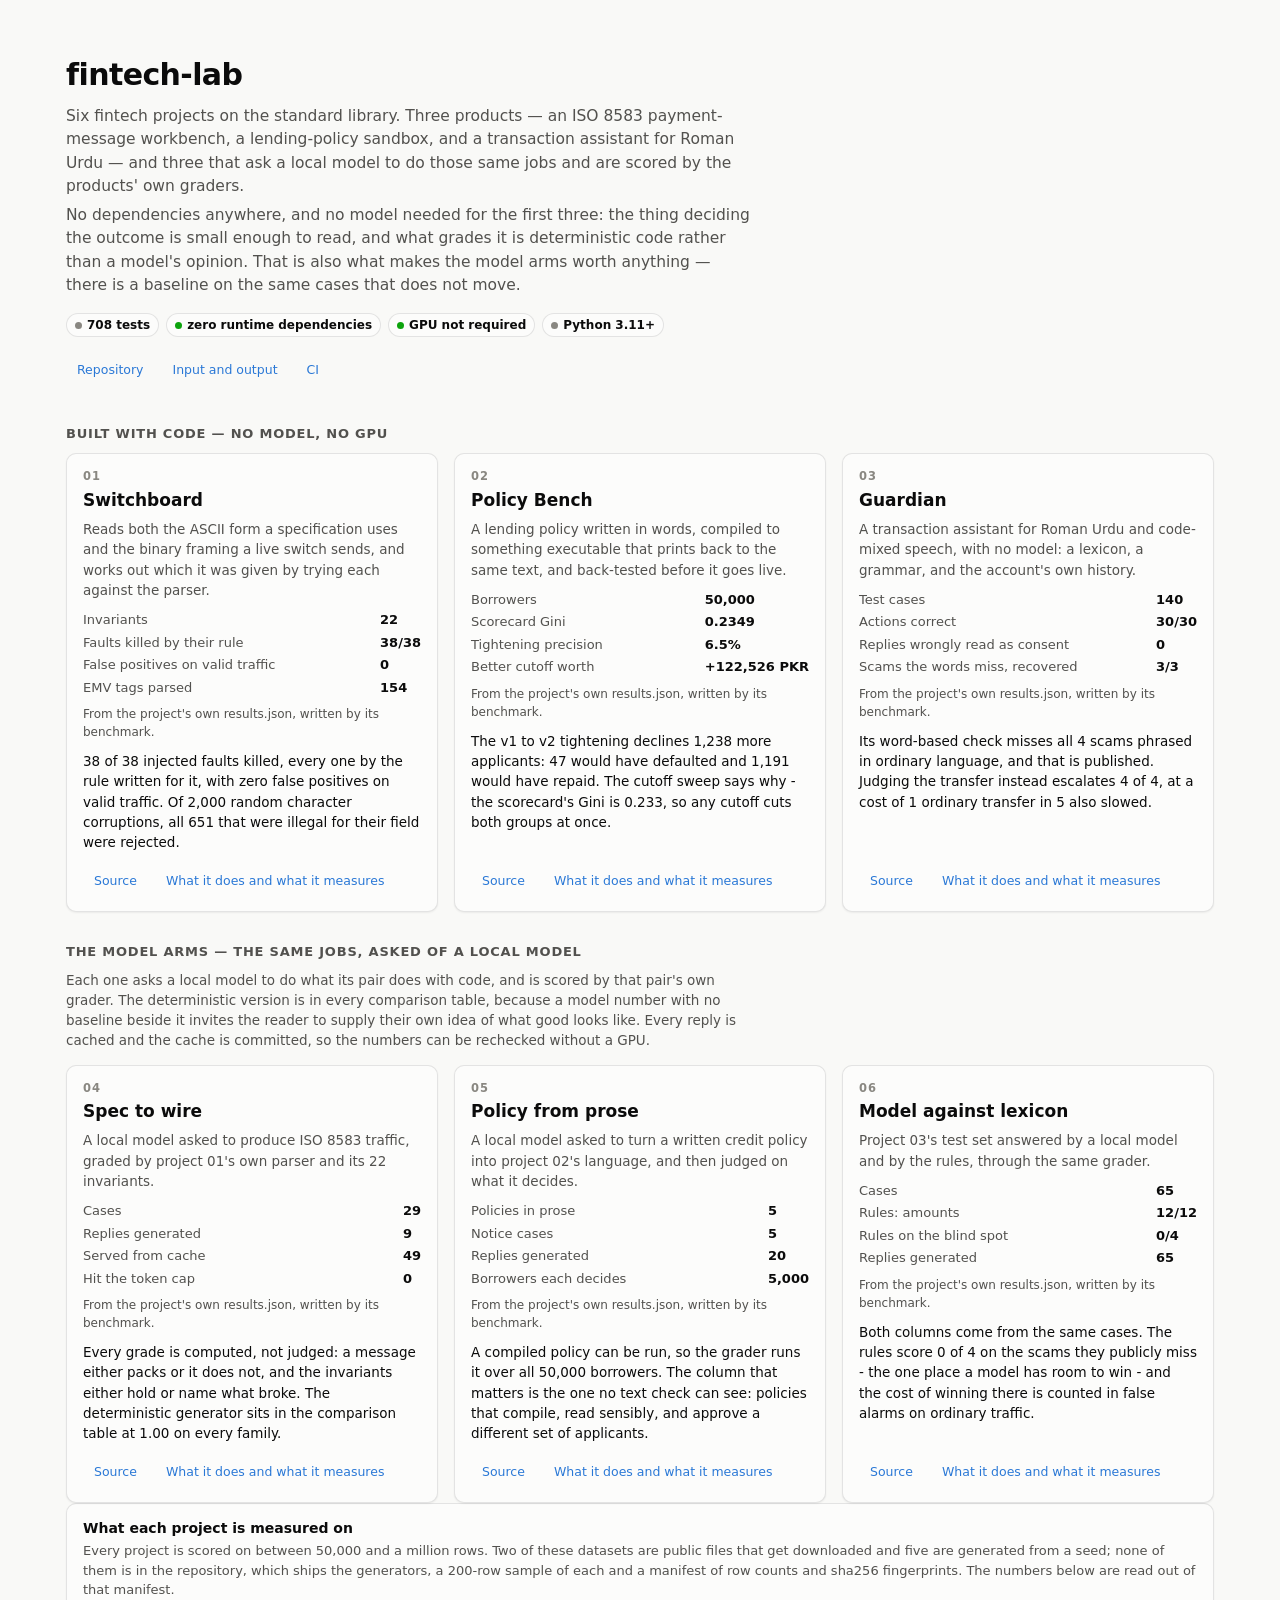
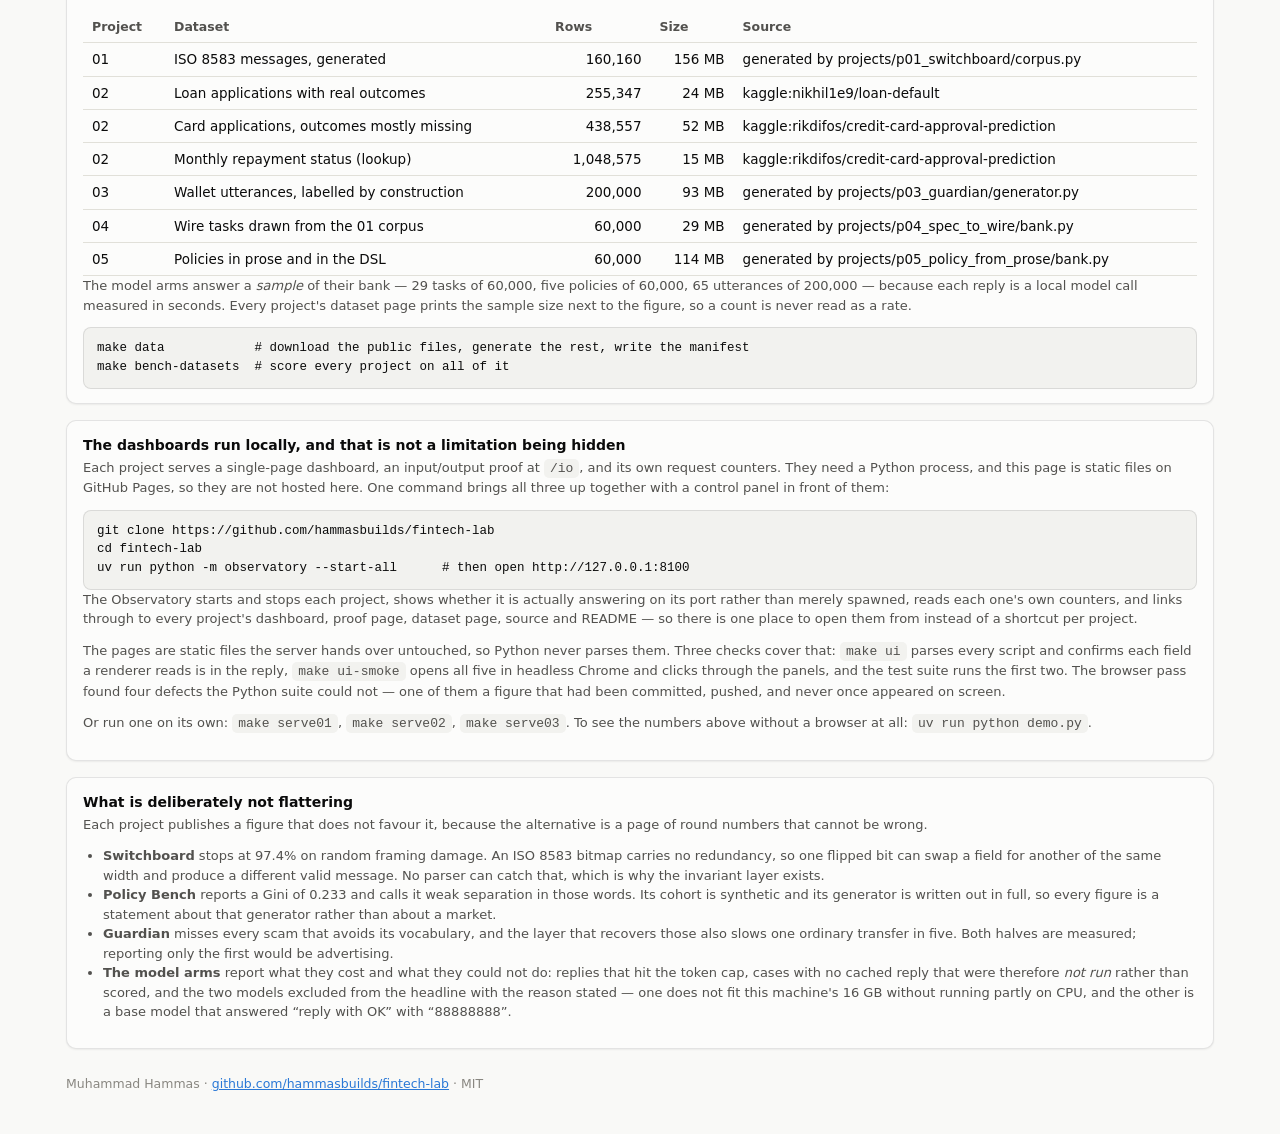
<file: docs/index.html>
<!doctype html>
<html lang="en">
<head>
<meta charset="utf-8">
<meta name="viewport" content="width=device-width, initial-scale=1">
<title>fintech-lab</title>
<meta name="description" content="Three fintech products that run on the standard library: an ISO 8583 payment-message workbench, a lending-policy sandbox, and a Roman Urdu transaction assistant.">
<link rel="stylesheet" href="theme.css">
<style>
  .hero { padding: 36px 0 8px; }
  .hero h1 { font-size: 30px; margin: 0 0 8px; letter-spacing: -0.02em; }
  .hero p { color: var(--ink-2); font-size: 15.5px; max-width: 70ch; margin: 0 0 6px; }
  .badges { display: flex; gap: 7px; flex-wrap: wrap; margin: 16px 0 0; }
  .badges .pill { background: var(--surface); }
  .grid3 { display: grid; gap: 16px; margin-top: 8px; }
  @media (min-width: 1000px) { .grid3 { grid-template-columns: 1fr 1fr 1fr; } }
  .proj { display: flex; flex-direction: column; margin: 0; }
  .proj .num { font-size: 11.5px; letter-spacing: 0.08em; color: var(--ink-muted); font-weight: 600; }
  .proj h2 { font-size: 17px; margin: 2px 0 6px; }
  .proj .tag { color: var(--ink-2); font-size: 13.5px; margin: 0 0 10px; }
  .figs { display: grid; grid-template-columns: 1fr auto; gap: 3px 12px; font-size: 13px; margin: 0; }
  .figs dt { color: var(--ink-2); }
  .figs dd { margin: 0; font-variant-numeric: tabular-nums; font-weight: 600; }
  .small { font-size: 12px; margin: 8px 0 0; }
  .claim { font-size: 13.5px; margin: 10px 0 0; flex: 1 1 auto; }
  .opener { display: flex; gap: 7px; flex-wrap: wrap; margin-top: 14px; }
  .opener a { text-decoration: none; font-size: 12.5px; padding: 6px 11px; }
  h2.group { font-size: 13px; text-transform: uppercase; letter-spacing: 0.06em;
    color: var(--ink-2); margin: 30px 0 10px; font-weight: 650; }
  .lead { color: var(--ink-2); font-size: 13.5px; max-width: 80ch; margin: -2px 0 14px; }
  code.cmd { font-family: var(--mono); background: var(--surface-sunken); padding: 2px 6px; border-radius: 5px; }
</style>
</head>
<body>
<div class="wrap">
  <div class="hero">
    <h1>fintech-lab</h1>
    <p>Six fintech projects on the standard library. Three products &mdash; an ISO 8583
       payment-message workbench, a lending-policy sandbox, and a transaction assistant for
       Roman Urdu &mdash; and three that ask a local model to do those same jobs and are
       scored by the products' own graders.</p>
    <p>No dependencies anywhere, and no model needed for the first three: the thing deciding
       the outcome is small enough to read, and what grades it is deterministic code rather
       than a model's opinion. That is also what makes the model arms worth anything &mdash;
       there is a baseline on the same cases that does not move.</p>
    <div class="badges">
      <span class="pill neutral"><span class="dot"></span><span>708 tests</span></span>
      <span class="pill good"><span class="dot"></span><span>zero runtime dependencies</span></span>
      <span class="pill good"><span class="dot"></span><span>GPU not required</span></span>
      <span class="pill neutral"><span class="dot"></span><span>Python 3.11+</span></span>
    </div>
    <div class="opener" style="margin-top:18px">
      <a class="btn" href="https://github.com/hammasbuilds/fintech-lab">Repository</a>
      <a class="btn ghost" href="https://github.com/hammasbuilds/fintech-lab#input--output">Input and output</a>
      <a class="btn ghost" href="https://github.com/hammasbuilds/fintech-lab/actions/workflows/ci.yml">CI</a>
    </div>
  </div>

  <h2 class="group">Built with code &mdash; no model, no GPU</h2>
  <div class="grid3">
      <div class="card proj">
        <span class="num">01</span>
        <h2>Switchboard</h2>
        <p class="tag">Reads both the ASCII form a specification uses and the binary framing a live switch sends, and works out which it was given by trying each against the parser.</p>
        <dl class="figs"><dt>Invariants</dt><dd>22</dd><dt>Faults killed by their rule</dt><dd>38/38</dd><dt>False positives on valid traffic</dt><dd>0</dd><dt>EMV tags parsed</dt><dd>154</dd></dl>
        <p class="hint small">From the project's own results.json, written by its benchmark.</p>
        <p class="claim">38 of 38 injected faults killed, every one by the rule written for it, with zero false positives on valid traffic. Of 2,000 random character corruptions, all 651 that were illegal for their field were rejected.</p>
        <div class="opener">
          <a class="btn" href="https://github.com/hammasbuilds/fintech-lab/tree/main/projects/p01_switchboard">Source</a>
          <a class="btn ghost" href="https://github.com/hammasbuilds/fintech-lab/blob/main/projects/p01_switchboard/README.md">What it does and what it measures</a>
        </div>
      </div>
      <div class="card proj">
        <span class="num">02</span>
        <h2>Policy Bench</h2>
        <p class="tag">A lending policy written in words, compiled to something executable that prints back to the same text, and back-tested before it goes live.</p>
        <dl class="figs"><dt>Borrowers</dt><dd>50,000</dd><dt>Scorecard Gini</dt><dd>0.2349</dd><dt>Tightening precision</dt><dd>6.5%</dd><dt>Better cutoff worth</dt><dd>+122,526 PKR</dd></dl>
        <p class="hint small">From the project's own results.json, written by its benchmark.</p>
        <p class="claim">The v1 to v2 tightening declines 1,238 more applicants: 47 would have defaulted and 1,191 would have repaid. The cutoff sweep says why - the scorecard&#x27;s Gini is 0.233, so any cutoff cuts both groups at once.</p>
        <div class="opener">
          <a class="btn" href="https://github.com/hammasbuilds/fintech-lab/tree/main/projects/p02_policy_bench">Source</a>
          <a class="btn ghost" href="https://github.com/hammasbuilds/fintech-lab/blob/main/projects/p02_policy_bench/README.md">What it does and what it measures</a>
        </div>
      </div>
      <div class="card proj">
        <span class="num">03</span>
        <h2>Guardian</h2>
        <p class="tag">A transaction assistant for Roman Urdu and code-mixed speech, with no model: a lexicon, a grammar, and the account&#x27;s own history.</p>
        <dl class="figs"><dt>Test cases</dt><dd>140</dd><dt>Actions correct</dt><dd>30/30</dd><dt>Replies wrongly read as consent</dt><dd>0</dd><dt>Scams the words miss, recovered</dt><dd>3/3</dd></dl>
        <p class="hint small">From the project's own results.json, written by its benchmark.</p>
        <p class="claim">Its word-based check misses all 4 scams phrased in ordinary language, and that is published. Judging the transfer instead escalates 4 of 4, at a cost of 1 ordinary transfer in 5 also slowed.</p>
        <div class="opener">
          <a class="btn" href="https://github.com/hammasbuilds/fintech-lab/tree/main/projects/p03_guardian">Source</a>
          <a class="btn ghost" href="https://github.com/hammasbuilds/fintech-lab/blob/main/projects/p03_guardian/README.md">What it does and what it measures</a>
        </div>
      </div>
  </div>

  <h2 class="group">The model arms &mdash; the same jobs, asked of a local model</h2>
  <p class="lead">Each one asks a local model to do what its pair does with code, and is
     scored by that pair's own grader. The deterministic version is in every comparison
     table, because a model number with no baseline beside it invites the reader to supply
     their own idea of what good looks like. Every reply is cached and the cache is
     committed, so the numbers can be rechecked without a GPU.</p>
  <div class="grid3">
      <div class="card proj">
        <span class="num">04</span>
        <h2>Spec to wire</h2>
        <p class="tag">A local model asked to produce ISO 8583 traffic, graded by project 01&#x27;s own parser and its 22 invariants.</p>
        <dl class="figs"><dt>Cases</dt><dd>29</dd><dt>Replies generated</dt><dd>9</dd><dt>Served from cache</dt><dd>49</dd><dt>Hit the token cap</dt><dd>0</dd></dl>
        <p class="hint small">From the project's own results.json, written by its benchmark.</p>
        <p class="claim">Every grade is computed, not judged: a message either packs or it does not, and the invariants either hold or name what broke. The deterministic generator sits in the comparison table at 1.00 on every family.</p>
        <div class="opener">
          <a class="btn" href="https://github.com/hammasbuilds/fintech-lab/tree/main/projects/p04_spec_to_wire">Source</a>
          <a class="btn ghost" href="https://github.com/hammasbuilds/fintech-lab/blob/main/projects/p04_spec_to_wire/README.md">What it does and what it measures</a>
        </div>
      </div>
      <div class="card proj">
        <span class="num">05</span>
        <h2>Policy from prose</h2>
        <p class="tag">A local model asked to turn a written credit policy into project 02&#x27;s language, and then judged on what it decides.</p>
        <dl class="figs"><dt>Policies in prose</dt><dd>5</dd><dt>Notice cases</dt><dd>5</dd><dt>Replies generated</dt><dd>20</dd><dt>Borrowers each decides</dt><dd>5,000</dd></dl>
        <p class="hint small">From the project's own results.json, written by its benchmark.</p>
        <p class="claim">A compiled policy can be run, so the grader runs it over all 50,000 borrowers. The column that matters is the one no text check can see: policies that compile, read sensibly, and approve a different set of applicants.</p>
        <div class="opener">
          <a class="btn" href="https://github.com/hammasbuilds/fintech-lab/tree/main/projects/p05_policy_from_prose">Source</a>
          <a class="btn ghost" href="https://github.com/hammasbuilds/fintech-lab/blob/main/projects/p05_policy_from_prose/README.md">What it does and what it measures</a>
        </div>
      </div>
      <div class="card proj">
        <span class="num">06</span>
        <h2>Model against lexicon</h2>
        <p class="tag">Project 03&#x27;s test set answered by a local model and by the rules, through the same grader.</p>
        <dl class="figs"><dt>Cases</dt><dd>65</dd><dt>Rules: amounts</dt><dd>12/12</dd><dt>Rules on the blind spot</dt><dd>0/4</dd><dt>Replies generated</dt><dd>65</dd></dl>
        <p class="hint small">From the project's own results.json, written by its benchmark.</p>
        <p class="claim">Both columns come from the same cases. The rules score 0 of 4 on the scams they publicly miss - the one place a model has room to win - and the cost of winning there is counted in false alarms on ordinary traffic.</p>
        <div class="opener">
          <a class="btn" href="https://github.com/hammasbuilds/fintech-lab/tree/main/projects/p06_model_vs_lexicon">Source</a>
          <a class="btn ghost" href="https://github.com/hammasbuilds/fintech-lab/blob/main/projects/p06_model_vs_lexicon/README.md">What it does and what it measures</a>
        </div>
      </div>
  </div>

  <div class="card">
    <h2>What each project is measured on</h2>
    <p class="hint">Every project is scored on between 50,000 and a million rows. Two of
       these datasets are public files that get downloaded and five are generated from a
       seed; none of them is in the repository, which ships the generators, a 200-row
       sample of each and a manifest of row counts and sha256 fingerprints. The numbers
       below are read out of that manifest.</p>
    <div class="scroll"><table><thead><tr>
      <th>Project</th><th>Dataset</th><th>Rows</th><th>Size</th><th>Source</th>
    </tr></thead><tbody>
<tr><td>01</td><td>ISO 8583 messages, generated</td><td class="num">160,160</td><td class="num">156 MB</td><td>generated by projects/p01_switchboard/corpus.py</td></tr>
<tr><td>02</td><td>Loan applications with real outcomes</td><td class="num">255,347</td><td class="num">24 MB</td><td>kaggle:nikhil1e9/loan-default</td></tr>
<tr><td>02</td><td>Card applications, outcomes mostly missing</td><td class="num">438,557</td><td class="num">52 MB</td><td>kaggle:rikdifos/credit-card-approval-prediction</td></tr>
<tr><td>02</td><td>Monthly repayment status (lookup)</td><td class="num">1,048,575</td><td class="num">15 MB</td><td>kaggle:rikdifos/credit-card-approval-prediction</td></tr>
<tr><td>03</td><td>Wallet utterances, labelled by construction</td><td class="num">200,000</td><td class="num">93 MB</td><td>generated by projects/p03_guardian/generator.py</td></tr>
<tr><td>04</td><td>Wire tasks drawn from the 01 corpus</td><td class="num">60,000</td><td class="num">29 MB</td><td>generated by projects/p04_spec_to_wire/bank.py</td></tr>
<tr><td>05</td><td>Policies in prose and in the DSL</td><td class="num">60,000</td><td class="num">114 MB</td><td>generated by projects/p05_policy_from_prose/bank.py</td></tr>
    </tbody></table></div>
    <p class="hint">The model arms answer a <em>sample</em> of their bank &mdash; 29 tasks
       of 60,000, five policies of 60,000, 65 utterances of 200,000 &mdash; because each
       reply is a local model call measured in seconds. Every project's dataset page prints
       the sample size next to the figure, so a count is never read as a rate.</p>
    <pre class="out">make data            # download the public files, generate the rest, write the manifest
make bench-datasets  # score every project on all of it</pre>
  </div>

  <div class="card">
    <h2>The dashboards run locally, and that is not a limitation being hidden</h2>
    <p class="hint">
      Each project serves a single-page dashboard, an input/output proof at <code
      class="cmd">/io</code>, and its own request counters. They need a Python process, and
      this page is static files on GitHub Pages, so they are not hosted here. One command
      brings all three up together with a control panel in front of them:
    </p>
    <pre class="out">git clone https://github.com/hammasbuilds/fintech-lab
cd fintech-lab
uv run python -m observatory --start-all      # then open http://127.0.0.1:8100</pre>
    <p class="hint">
      The Observatory starts and stops each project, shows whether it is actually answering
      on its port rather than merely spawned, reads each one's own counters, and links
      through to every project's dashboard, proof page, dataset page, source and README
      &mdash; so there is one place to open them from instead of a shortcut per project.
    </p>
    <p class="hint">
      The pages are static files the server hands over untouched, so Python never parses
      them. Three checks cover that: <code class="cmd">make ui</code> parses every script and
      confirms each field a renderer reads is in the reply,
      <code class="cmd">make ui-smoke</code> opens all five in headless Chrome and clicks
      through the panels, and the test suite runs the first two. The browser pass found four
      defects the Python suite could not &mdash; one of them a figure that had been committed,
      pushed, and never once appeared on screen.
    </p>
    <p class="hint">
      Or run one on its own: <code class="cmd">make serve01</code>,
      <code class="cmd">make serve02</code>, <code class="cmd">make serve03</code>. To see
      the numbers above without a browser at all: <code class="cmd">uv run python demo.py</code>.
    </p>
  </div>

  <div class="card">
    <h2>What is deliberately not flattering</h2>
    <p class="hint">
      Each project publishes a figure that does not favour it, because the alternative is a
      page of round numbers that cannot be wrong.
    </p>
    <ul class="hint" style="padding-left:20px">
      <li><strong>Switchboard</strong> stops at 97.4% on random framing damage. An ISO 8583
          bitmap carries no redundancy, so one flipped bit can swap a field for another of the
          same width and produce a different valid message. No parser can catch that, which is
          why the invariant layer exists.</li>
      <li><strong>Policy Bench</strong> reports a Gini of 0.233 and calls it weak separation in
          those words. Its cohort is synthetic and its generator is written out in full, so every
          figure is a statement about that generator rather than about a market.</li>
      <li><strong>Guardian</strong> misses every scam that avoids its vocabulary, and the layer
          that recovers those also slows one ordinary transfer in five. Both halves are
          measured; reporting only the first would be advertising.</li>
      <li><strong>The model arms</strong> report what they cost and what they could not do:
          replies that hit the token cap, cases with no cached reply that were therefore
          <em>not run</em> rather than scored, and the two models excluded from the
          headline with the reason stated &mdash; one does not fit this machine's 16 GB
          without running partly on CPU, and the other is a base model that answered
          &ldquo;reply with OK&rdquo; with &ldquo;88888888&rdquo;.</li>
    </ul>
  </div>

  <footer class="foot" style="padding-left:0">
    Muhammad Hammas &middot; <a href="https://github.com/hammasbuilds/fintech-lab">github.com/hammasbuilds/fintech-lab</a> &middot; MIT
  </footer>
</div>
</body>
</html>
</file>
<file: docs/theme.css>
:root {
  color-scheme: light;
  --plane:          #f9f9f7;
  --surface:        #fcfcfb;
  --surface-sunken: #f2f2ef;
  --ink:            #0b0b0b;
  --ink-2:          #52514e;
  --ink-muted:      #898781;
  --grid:           #e1e0d9;
  --axis:           #c3c2b7;
  --border:         rgba(11, 11, 11, 0.10);
  --series-1:       #2a78d6;
  --series-2:       #eb6834;
  --series-3:       #1baf7a;
  --series-4:       #eda100;
  --seq-100:        #cde2fb;
  --seq-250:        #86b6ef;
  --seq-450:        #2a78d6;
  --seq-600:        #184f95;
  --good:           #0ca30c;
  --warning:        #fab219;
  --serious:        #ec835a;
  --critical:       #d03b3b;
  --good-ink:       #006300;
  --shadow:         0 1px 2px rgba(11, 11, 11, 0.06);
  --radius:         10px;
  --mono: ui-monospace, "Cascadia Mono", "SF Mono", Menlo, Consolas, monospace;
  --sans: system-ui, -apple-system, "Segoe UI", sans-serif;
}

@media (prefers-color-scheme: dark) {
  :root:not([data-theme="light"]) {
    color-scheme: dark;
    --plane:          #0d0d0d;
    --surface:        #1a1a19;
    --surface-sunken: #121211;
    --ink:            #f0efec;
    --ink-2:          #c3c2b7;
    --ink-muted:      #898781;
    --grid:           #2c2c2a;
    --axis:           #383835;
    --border:         rgba(255, 255, 255, 0.10);
    --series-1:       #3987e5;
    --series-2:       #d95926;
    --series-3:       #199e70;
    --series-4:       #c98500;
    --seq-100:        #104281;
    --seq-250:        #184f95;
    --seq-450:        #3987e5;
    --seq-600:        #86b6ef;
    --good-ink:       #0ca30c;
    --shadow:         0 1px 2px rgba(0, 0, 0, 0.5);
  }
}

:root[data-theme="dark"] {
  color-scheme: dark;
  --plane:          #0d0d0d;
  --surface:        #1a1a19;
  --surface-sunken: #121211;
  --ink:            #f0efec;
  --ink-2:          #c3c2b7;
  --ink-muted:      #898781;
  --grid:           #2c2c2a;
  --axis:           #383835;
  --border:         rgba(255, 255, 255, 0.10);
  --series-1:       #3987e5;
  --series-2:       #d95926;
  --series-3:       #199e70;
  --series-4:       #c98500;
  --seq-100:        #104281;
  --seq-250:        #184f95;
  --seq-450:        #3987e5;
  --seq-600:        #86b6ef;
  --good-ink:       #0ca30c;
  --shadow:         0 1px 2px rgba(0, 0, 0, 0.5);
}

* { box-sizing: border-box; }

body {
  margin: 0;
  background: var(--plane);
  color: var(--ink);
  font-family: var(--sans);
  font-size: 14.5px;
  line-height: 1.5;
  -webkit-font-smoothing: antialiased;
}

a { color: var(--series-1); }

/* ---- shell ------------------------------------------------------------- */

header.top {
  display: flex;
  align-items: center;
  gap: 16px;
  flex-wrap: wrap;
  padding: 14px 16px;
  background: var(--surface);
  border-bottom: 1px solid var(--border);
}
header.top h1 { font-size: 16px; margin: 0; font-weight: 650; letter-spacing: -0.01em; }
header.top .sub { color: var(--ink-2); font-size: 13px; margin: 0; }
header.top .spacer { flex: 1 1 auto; }

.wrap { max-width: 1180px; margin: 0 auto; padding: 16px; }

nav.tabs {
  display: flex;
  gap: 4px;
  flex-wrap: wrap;
  padding: 0 16px;
  background: var(--surface);
  border-bottom: 1px solid var(--border);
}
nav.tabs button {
  appearance: none;
  background: none;
  border: 0;
  border-bottom: 2px solid transparent;
  color: var(--ink-2);
  font: inherit;
  padding: 9px 12px;
  cursor: pointer;
}
nav.tabs button:hover { color: var(--ink); }
nav.tabs button[aria-selected="true"] {
  color: var(--ink);
  border-bottom-color: var(--series-1);
  font-weight: 600;
}

.panel { display: none; }
.panel.active { display: block; }

.card {
  background: var(--surface);
  border: 1px solid var(--border);
  border-radius: var(--radius);
  box-shadow: var(--shadow);
  padding: 14px 16px;
  margin-bottom: 16px;
}
.card > h2 { font-size: 14px; margin: 0 0 2px; font-weight: 650; }
.card > h2 + .hint { margin-top: 0; }
.hint { color: var(--ink-2); font-size: 13px; margin: 0 0 12px; }

.grid { display: grid; gap: 16px; }
@media (min-width: 860px) {
  .grid.cols-2 { grid-template-columns: 1fr 1fr; }
  .grid.cols-3 { grid-template-columns: repeat(3, 1fr); }
}

/* ---- controls ---------------------------------------------------------- */

.row { display: flex; gap: 10px; flex-wrap: wrap; align-items: flex-end; margin-bottom: 12px; }
label.field { display: flex; flex-direction: column; gap: 4px; font-size: 12.5px; color: var(--ink-2); }

input[type="text"], input[type="number"], select, textarea {
  font-family: var(--sans);
  font-size: 14px;
  color: var(--ink);
  background: var(--surface);
  border: 1px solid var(--axis);
  border-radius: 8px;
  padding: 7px 9px;
}
textarea { font-family: var(--mono); font-size: 13px; line-height: 1.55; width: 100%; resize: vertical; }
input:focus-visible, select:focus-visible, textarea:focus-visible, button:focus-visible {
  outline: 2px solid var(--series-1);
  outline-offset: 1px;
}

button.btn {
  font: inherit;
  font-weight: 600;
  color: #fff;
  background: var(--series-1);
  border: 1px solid transparent;
  border-radius: 8px;
  padding: 8px 14px;
  cursor: pointer;
}
button.btn:hover { filter: brightness(1.07); }
button.btn.ghost { background: var(--surface); color: var(--ink); border-color: var(--axis); }
button.btn.danger { background: var(--critical); }
button.btn:disabled { opacity: 0.5; cursor: not-allowed; }

/* ---- stat tiles -------------------------------------------------------- */

.tiles { display: grid; gap: 12px; grid-template-columns: repeat(auto-fit, minmax(150px, 1fr)); }
.tile {
  background: var(--surface-sunken);
  border: 1px solid var(--border);
  border-radius: var(--radius);
  padding: 11px 13px;
}
.tile .k { font-size: 12px; color: var(--ink-2); display: block; margin-bottom: 2px; }
.tile .v { font-size: 25px; font-weight: 640; letter-spacing: -0.02em; display: block; }
.tile .u { font-size: 12.5px; color: var(--ink-muted); }

/* ---- tables ------------------------------------------------------------ */

table { border-collapse: collapse; width: 100%; font-size: 13.5px; }
th, td { text-align: left; padding: 6px 9px; border-bottom: 1px solid var(--grid); vertical-align: top; }
th { color: var(--ink-2); font-weight: 600; font-size: 12.5px; white-space: nowrap; }
td.num, th.num { text-align: right; font-variant-numeric: tabular-nums; }
td.mono { font-family: var(--mono); font-size: 12.5px; }
tbody tr:hover { background: var(--surface-sunken); }
.scroll { overflow-x: auto; }

/* ---- chart parts ------------------------------------------------------- */

.legend { display: flex; gap: 14px; flex-wrap: wrap; font-size: 12.5px; color: var(--ink-2); margin-bottom: 8px; }
.legend .item { display: inline-flex; align-items: center; gap: 6px; }
.legend .swatch { width: 10px; height: 10px; border-radius: 3px; display: inline-block; }

.bars { display: flex; flex-direction: column; gap: 7px; }
.bars .bar-row { display: grid; grid-template-columns: minmax(96px, 26%) 1fr auto; gap: 10px; align-items: center; }
.bars .bar-row .lbl { color: var(--ink-2); font-size: 12.5px; }
.bars .track { background: var(--surface-sunken); border-radius: 4px; height: 13px; position: relative; }
.bars .fill { height: 13px; border-radius: 0 4px 4px 0; background: var(--series-1); }
.bars .val { font-variant-numeric: tabular-nums; font-size: 12.5px; min-width: 56px; text-align: right; }

svg .grid-line { stroke: var(--grid); stroke-width: 1; }
svg .axis-line { stroke: var(--axis); stroke-width: 1; }
svg .tick { fill: var(--ink-muted); font-size: 11px; }
svg .series-line { fill: none; stroke-width: 2; stroke-linecap: round; stroke-linejoin: round; }
svg .marker { stroke: var(--surface); stroke-width: 2; }

.tip {
  position: fixed;
  pointer-events: none;
  z-index: 40;
  background: var(--surface);
  color: var(--ink);
  border: 1px solid var(--border);
  border-radius: 8px;
  box-shadow: 0 4px 14px rgba(0, 0, 0, 0.18);
  padding: 7px 9px;
  font-size: 12.5px;
  max-width: 280px;
  opacity: 0;
  transition: opacity 90ms;
}
.tip.on { opacity: 1; }
.tip .tk { color: var(--ink-2); }

/* ---- status ------------------------------------------------------------ */

.pill {
  display: inline-flex;
  align-items: center;
  gap: 5px;
  font-size: 12px;
  font-weight: 600;
  padding: 2px 8px;
  border-radius: 999px;
  border: 1px solid var(--border);
  background: var(--surface-sunken);
  white-space: nowrap;
}
.pill .dot { width: 7px; height: 7px; border-radius: 50%; }
.pill.good .dot     { background: var(--good); }
.pill.warning .dot  { background: var(--warning); }
.pill.serious .dot  { background: var(--serious); }
.pill.critical .dot { background: var(--critical); }
.pill.neutral .dot  { background: var(--ink-muted); }

.note {
  border-left: 3px solid var(--axis);
  background: var(--surface-sunken);
  padding: 9px 12px;
  border-radius: 0 8px 8px 0;
  font-size: 13px;
  color: var(--ink-2);
  margin: 10px 0;
}
.note.warn { border-left-color: var(--warning); }
.note.bad  { border-left-color: var(--critical); }

pre.out {
  font-family: var(--mono);
  font-size: 12.5px;
  background: var(--surface-sunken);
  border: 1px solid var(--border);
  border-radius: 8px;
  padding: 11px 13px;
  overflow-x: auto;
  margin: 0;
  white-space: pre;
}

.kv { display: grid; grid-template-columns: max-content 1fr; gap: 3px 14px; font-size: 13.5px; }
.kv dt { color: var(--ink-2); }
.kv dd { margin: 0; font-variant-numeric: tabular-nums; }

footer.foot {
  color: var(--ink-muted);
  font-size: 12.5px;
  padding: 10px 16px 28px;
  max-width: 1180px;
  margin: 0 auto;
}

.sr {
  position: absolute;
  width: 1px; height: 1px;
  overflow: hidden;
  clip: rect(0 0 0 0);
  white-space: nowrap;
}
</file>
